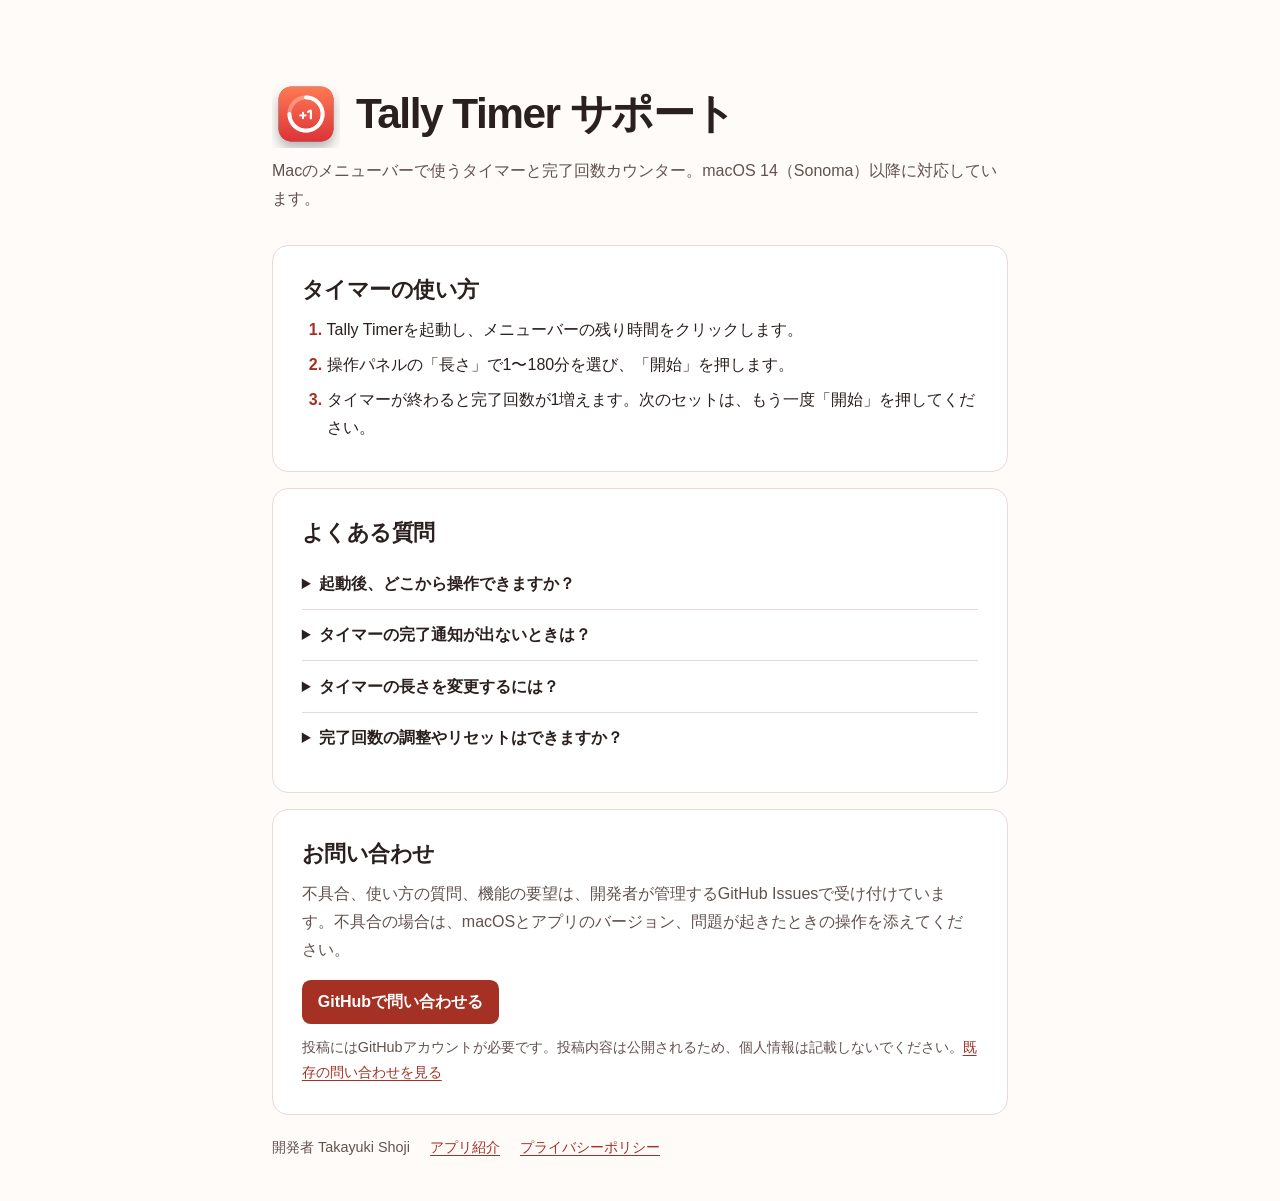
<file: docs/index.html>
<!doctype html>
<html lang="ja">
<head>
  <meta charset="utf-8">
  <meta name="viewport" content="width=device-width, initial-scale=1">
  <meta name="description" content="Macのメニューバーアプリ Tally Timer の使い方、通知の設定、不具合のお問い合わせ窓口です。">
  <title>Tally Timer サポート</title>
  <link rel="icon" href="app-icon.png" type="image/png">
  <link rel="stylesheet" href="styles.css">
</head>
<body>
  <header class="shell">
    <div class="identity">
      <img src="app-icon.png" width="128" height="128" alt="">
      <h1>Tally Timer サポート</h1>
    </div>
    <p>Macのメニューバーで使うタイマーと完了回数カウンター。macOS 14（Sonoma）以降に対応しています。</p>
  </header>

  <main class="shell">
    <section aria-labelledby="start">
      <h2 id="start">タイマーの使い方</h2>
      <ol>
        <li>Tally Timerを起動し、メニューバーの残り時間をクリックします。</li>
        <li>操作パネルの「長さ」で1〜180分を選び、「開始」を押します。</li>
        <li>タイマーが終わると完了回数が1増えます。次のセットは、もう一度「開始」を押してください。</li>
      </ol>
    </section>

    <section aria-labelledby="faq">
      <h2 id="faq">よくある質問</h2>
      <details>
        <summary>起動後、どこから操作できますか？</summary>
        <p>画面上部のメニューバーに残り時間と完了回数が表示されます。その表示をクリックすると操作パネルが開きます。</p>
      </details>
      <details>
        <summary>タイマーの完了通知が出ないときは？</summary>
        <p>macOSの「システム設定 → 通知 → Tally Timer」で通知を許可してください。通知を確認したいときは、「長さ」を1分に設定して試せます。</p>
      </details>
      <details>
        <summary>タイマーの長さを変更するには？</summary>
        <p>実行中は「一時停止」を押してから、「長さ」を変更してください。</p>
      </details>
      <details>
        <summary>完了回数の調整やリセットはできますか？</summary>
        <p>操作パネルの「＋」「−」で調整でき、「0 に戻す」を押すとリセットできます。タイマーの長さと完了回数は、アプリを終了してもMacに保存されます。</p>
      </details>
    </section>

    <section class="contact" aria-labelledby="contact">
      <h2 id="contact">お問い合わせ</h2>
      <p>不具合、使い方の質問、機能の要望は、開発者が管理するGitHub Issuesで受け付けています。不具合の場合は、macOSとアプリのバージョン、問題が起きたときの操作を添えてください。</p>
      <a class="contact-link" href="https://github.com/haino357/TimerCounter/issues/new">GitHubで問い合わせる</a>
      <p class="note">投稿にはGitHubアカウントが必要です。投稿内容は公開されるため、個人情報は記載しないでください。<a href="https://github.com/haino357/TimerCounter/issues">既存の問い合わせを見る</a></p>
    </section>
  </main>

  <footer class="shell">
    <span>開発者 Takayuki Shoji</span>
    <a href="app/">アプリ紹介</a>
    <a href="privacy/">プライバシーポリシー</a>
  </footer>
</body>
</html>
</file>
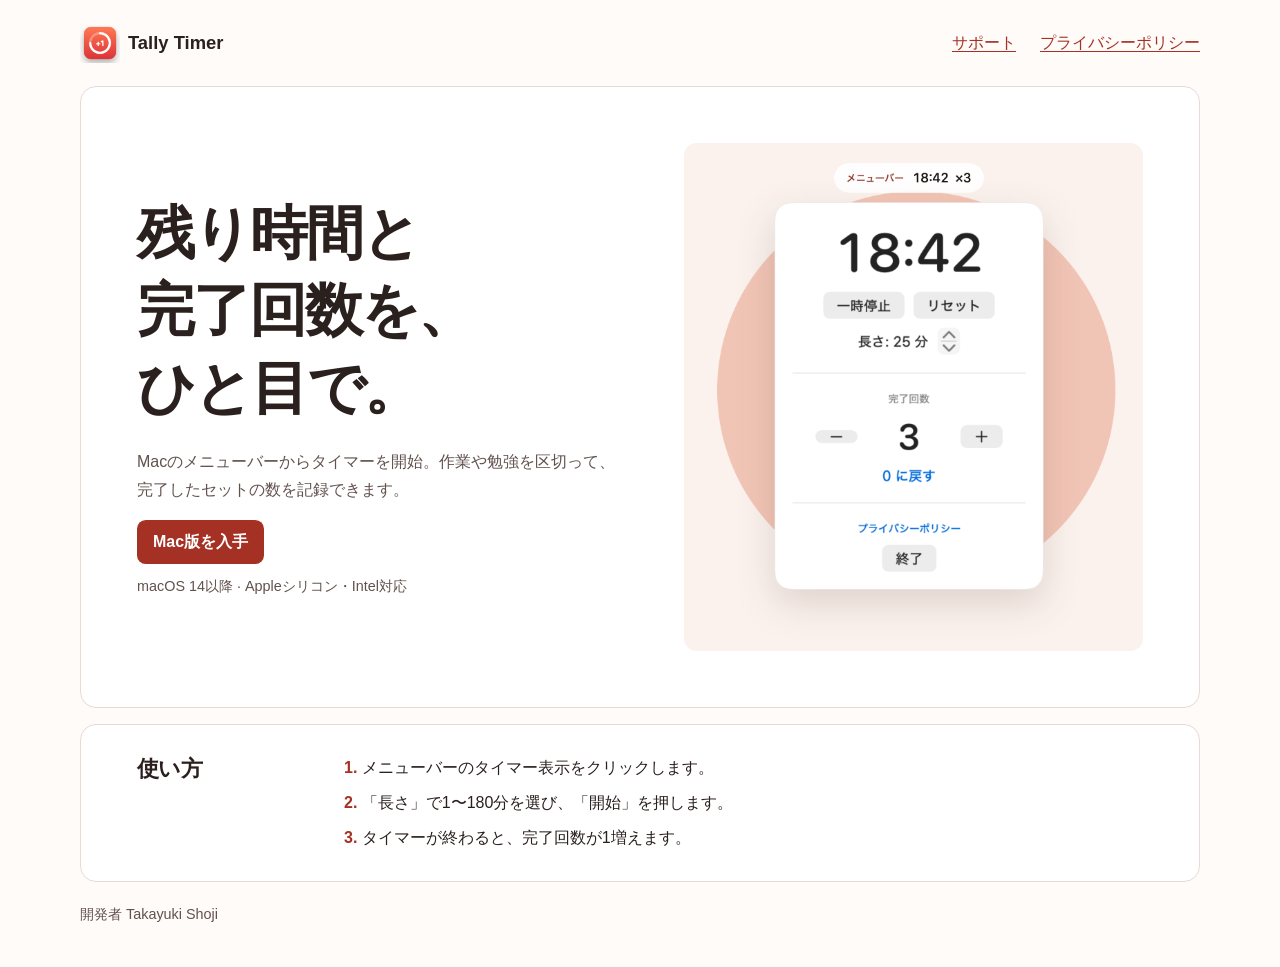
<file: docs/app/index.html>
<!doctype html>
<html lang="ja">
<head>
  <meta charset="utf-8">
  <meta name="viewport" content="width=device-width, initial-scale=1">
  <meta name="description" content="Tally Timerは、残り時間と完了回数がひと目でわかるMacのメニューバータイマーです。">
  <title>Tally Timer | Macのメニューバータイマー</title>
  <link rel="icon" href="../app-icon.png" type="image/png">
  <link rel="stylesheet" href="../styles.css">
  <link rel="stylesheet" href="styles.css">
</head>
<body class="app-page">
  <header class="shell app-header">
    <div class="identity app-identity">
      <img src="../app-icon.png" width="128" height="128" alt="">
      <span>Tally Timer</span>
    </div>
    <nav class="app-nav" aria-label="アプリ情報">
      <a href="../">サポート</a>
      <a href="../privacy/">プライバシーポリシー</a>
    </nav>
  </header>

  <main class="shell">
    <section class="app-hero" aria-labelledby="app-headline">
      <div class="app-intro">
        <h1 id="app-headline"><span>残り時間と</span><wbr><span>完了回数を、</span><wbr><span>ひと目で。</span></h1>
        <p>Macのメニューバーからタイマーを開始。作業や勉強を区切って、完了したセットの数を記録できます。</p>
        <a class="contact-link" href="https://github.com/haino357/TimerCounter/releases/latest">Mac版を入手</a>
        <p class="app-requirements">macOS 14以降 · Appleシリコン・Intel対応</p>
      </div>
      <img class="app-preview" src="timer-preview.png" width="1328" height="1472" alt="タイマー実行中の操作パネル。残り18分42秒、完了回数3回の表示例。">
    </section>

    <section class="app-guide" aria-labelledby="app-guide-title">
      <h2 id="app-guide-title">使い方</h2>
      <ol>
        <li>メニューバーのタイマー表示をクリックします。</li>
        <li>「長さ」で1〜180分を選び、「開始」を押します。</li>
        <li>タイマーが終わると、完了回数が1増えます。</li>
      </ol>
    </section>
  </main>

  <footer class="shell">
    <span>開発者 Takayuki Shoji</span>
  </footer>
</body>
</html>
</file>
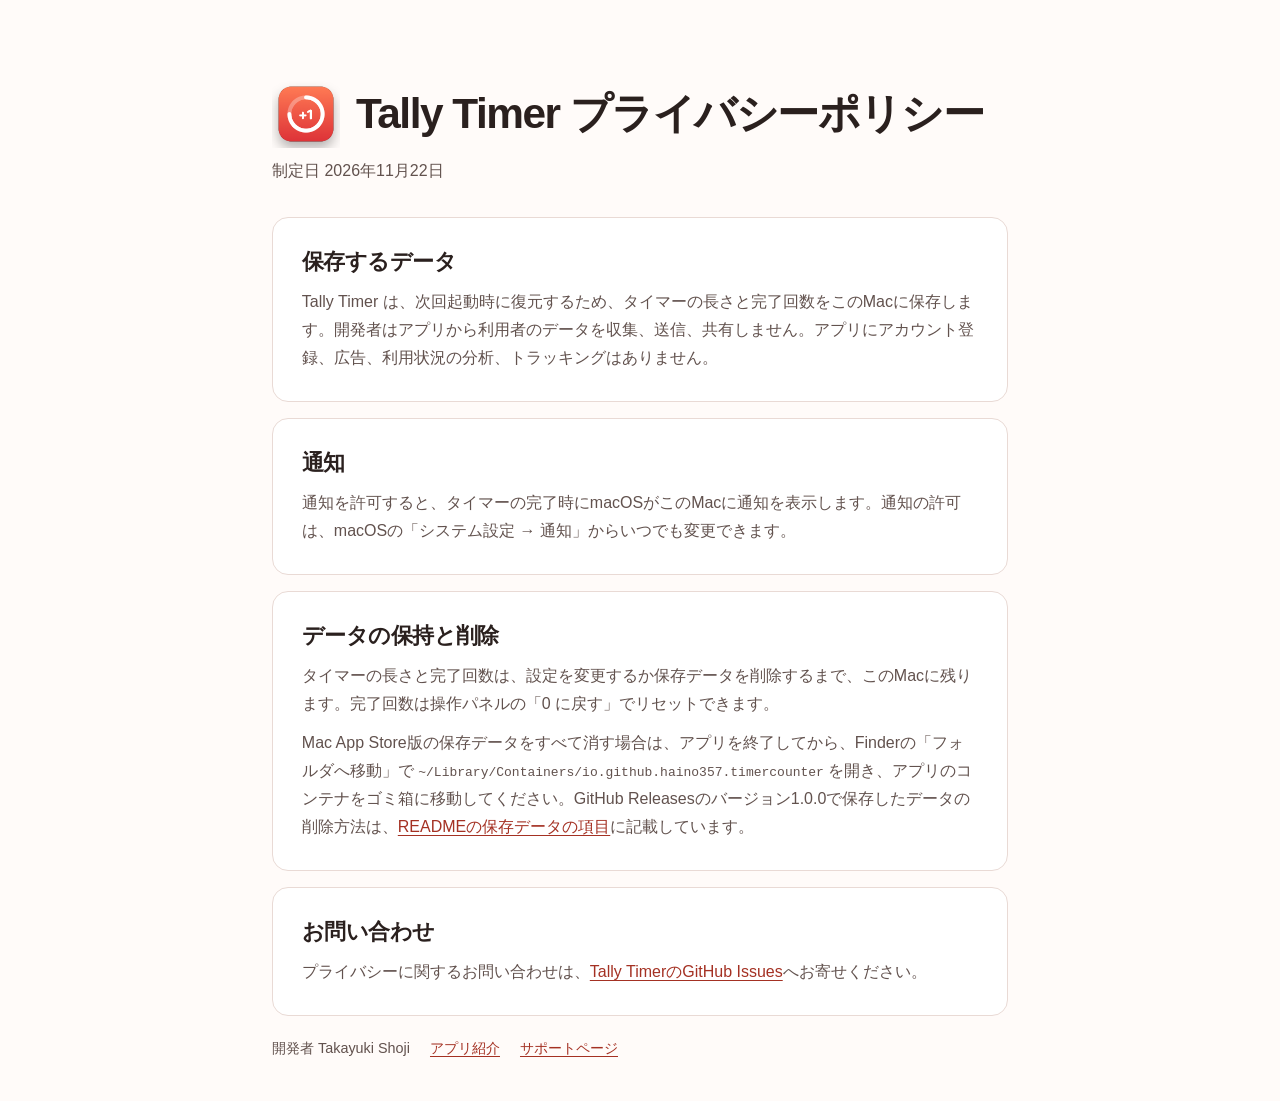
<file: docs/privacy/index.html>
<!doctype html>
<html lang="ja">
<head>
  <meta charset="utf-8">
  <meta name="viewport" content="width=device-width, initial-scale=1">
  <meta name="description" content="Tally Timerのプライバシーポリシー。Macに保存されるデータ、通知、データの削除方法をご案内します。">
  <title>Tally Timer プライバシーポリシー</title>
  <link rel="icon" href="../app-icon.png" type="image/png">
  <link rel="stylesheet" href="../styles.css">
</head>
<body>
  <header class="shell">
    <div class="identity">
      <img src="../app-icon.png" width="128" height="128" alt="">
      <h1>Tally Timer プライバシーポリシー</h1>
    </div>
    <p>制定日 <time datetime="2026-11-22">2026年11月22日</time></p>
  </header>

  <main class="shell">
    <section aria-labelledby="data">
      <h2 id="data">保存するデータ</h2>
      <p>Tally Timer は、次回起動時に復元するため、タイマーの長さと完了回数をこのMacに保存します。開発者はアプリから利用者のデータを収集、送信、共有しません。アプリにアカウント登録、広告、利用状況の分析、トラッキングはありません。</p>
    </section>

    <section aria-labelledby="notifications">
      <h2 id="notifications">通知</h2>
      <p>通知を許可すると、タイマーの完了時にmacOSがこのMacに通知を表示します。通知の許可は、macOSの「システム設定 → 通知」からいつでも変更できます。</p>
    </section>

    <section aria-labelledby="retention">
      <h2 id="retention">データの保持と削除</h2>
      <p>タイマーの長さと完了回数は、設定を変更するか保存データを削除するまで、このMacに残ります。完了回数は操作パネルの「0 に戻す」でリセットできます。</p>
      <p>Mac App Store版の保存データをすべて消す場合は、アプリを終了してから、Finderの「フォルダへ移動」で <code>~/Library/Containers/io.github.haino357.timercounter</code> を開き、アプリのコンテナをゴミ箱に移動してください。GitHub Releasesのバージョン1.0.0で保存したデータの削除方法は、<a href="https://github.com/haino357/TimerCounter/blob/main/README.md#保存データ">READMEの保存データの項目</a>に記載しています。</p>
    </section>

    <section aria-labelledby="contact">
      <h2 id="contact">お問い合わせ</h2>
      <p>プライバシーに関するお問い合わせは、<a href="https://github.com/haino357/TimerCounter/issues">Tally TimerのGitHub Issues</a>へお寄せください。</p>
    </section>
  </main>

  <footer class="shell">
    <span>開発者 Takayuki Shoji</span>
    <a href="../app/">アプリ紹介</a>
    <a href="../">サポートページ</a>
  </footer>
</body>
</html>
</file>
<file: docs/styles.css>
:root {
  color-scheme: light dark;
  --background: #fffbf9;
  --surface: #fff;
  --text: #2a201e;
  --muted: #62524e;
  --line: #e9dad5;
  --accent: #a43123;
  --button: #a43123;
  --button-text: #fff;
  font-family: -apple-system, BlinkMacSystemFont, "Hiragino Sans", "Yu Gothic", sans-serif;
}

@media (prefers-color-scheme: dark) {
  :root {
    --background: #1d1715;
    --surface: #2a201e;
    --text: #fff2ed;
    --muted: #d4bcb3;
    --line: #4e3c37;
    --accent: #ffab96;
    --button: #ffab96;
    --button-text: #2a201e;
  }
}

* { box-sizing: border-box; }

body {
  margin: 0;
  background: var(--background);
  color: var(--text);
  line-height: 1.75;
}

a { color: var(--accent); text-underline-offset: .2em; }
a:focus-visible, summary:focus-visible { outline: 2px solid var(--accent); outline-offset: 4px; }

.shell { width: min(100% - 2rem, 46rem); margin-inline: auto; }
header { padding-block: clamp(2.5rem, 9vw, 5rem) 2rem; }

.identity {
  display: flex;
  align-items: center;
  gap: 1rem;
}

h1, h2, p { margin: 0; }
h1 { font-size: clamp(1.65rem, 5.5vw, 2.65rem); line-height: 1.35; letter-spacing: -.035em; }
h2 { font-size: 1.35rem; line-height: 1.4; letter-spacing: -.025em; }
header p { margin-top: .55rem; color: var(--muted); }
header img { flex: none; width: clamp(3rem, 10vw, 4.25rem); height: auto; }

main { display: grid; gap: 1rem; }
section {
  padding: clamp(1.15rem, 4vw, 1.8rem);
  background: var(--surface);
  border: 1px solid var(--line);
  border-radius: 1rem;
}

ol { margin: .7rem 0 0; padding-inline-start: 1.55rem; }
li + li { margin-top: .45rem; }
li::marker { color: var(--accent); font-weight: 650; }

details { border-bottom: 1px solid var(--line); }
details:first-of-type { margin-top: .65rem; }
details:last-child { border-bottom: 0; }
summary { cursor: pointer; font-weight: 650; padding-block: .7rem; }
details p { color: var(--muted); padding-bottom: .85rem; }

section > p { margin-top: .7rem; color: var(--muted); }
code { overflow-wrap: anywhere; }
.contact-link {
  display: inline-flex;
  align-items: center;
  min-height: 44px;
  margin-top: 1rem;
  padding: .45rem 1rem;
  border-radius: .55rem;
  background: var(--button);
  color: var(--button-text);
  font-weight: 650;
  text-decoration: none;
}
.contact-link:hover { text-decoration: underline; }
.contact .note { font-size: .9rem; }

footer {
  display: flex;
  flex-wrap: wrap;
  align-items: baseline;
  gap: .5rem 1.25rem;
  padding-block: 1.25rem 2.5rem;
  font-size: .9rem;
  color: var(--muted);
}
</file>
<file: docs/app/styles.css>
.app-page .shell {
  width: min(100% - 2rem, 70rem);
}

.app-header,
.app-nav {
  display: flex;
  align-items: center;
  flex-wrap: wrap;
  gap: .65rem 1.5rem;
}

.app-header {
  justify-content: space-between;
  padding-block: 1.25rem;
}

.app-identity {
  gap: .5rem;
  font-size: 1.15rem;
  font-weight: 700;
}

.app-identity img { width: 2.5rem; }
.app-nav a { padding-block: .55rem; }

.app-hero {
  display: grid;
  grid-template-columns: minmax(0, 1fr) minmax(0, .95fr);
  gap: clamp(1.5rem, 5vw, 4rem);
  align-items: center;
  padding: clamp(1.25rem, 5vw, 3.5rem);
}

.app-intro h1 {
  font-size: clamp(2rem, 4.5vw, 3.65rem);
  text-wrap: balance;
}

.app-intro h1 span { display: inline-block; }

.app-intro p {
  margin-top: 1.25rem;
  color: var(--muted);
}

.app-intro .app-requirements {
  margin-top: .65rem;
  font-size: .9rem;
}

.app-preview {
  display: block;
  width: 100%;
  height: auto;
  border-radius: .8rem;
}

.app-guide {
  display: grid;
  grid-template-columns: 11rem minmax(0, 1fr);
  gap: .75rem 1.5rem;
  padding-inline: clamp(1.25rem, 5vw, 3.5rem);
}

.app-guide ol { margin: 0; }

@media (max-width: 42rem) {
  .app-hero,
  .app-guide { grid-template-columns: 1fr; }

  .app-preview { max-width: 27rem; margin-inline: auto; }
}
</file>
